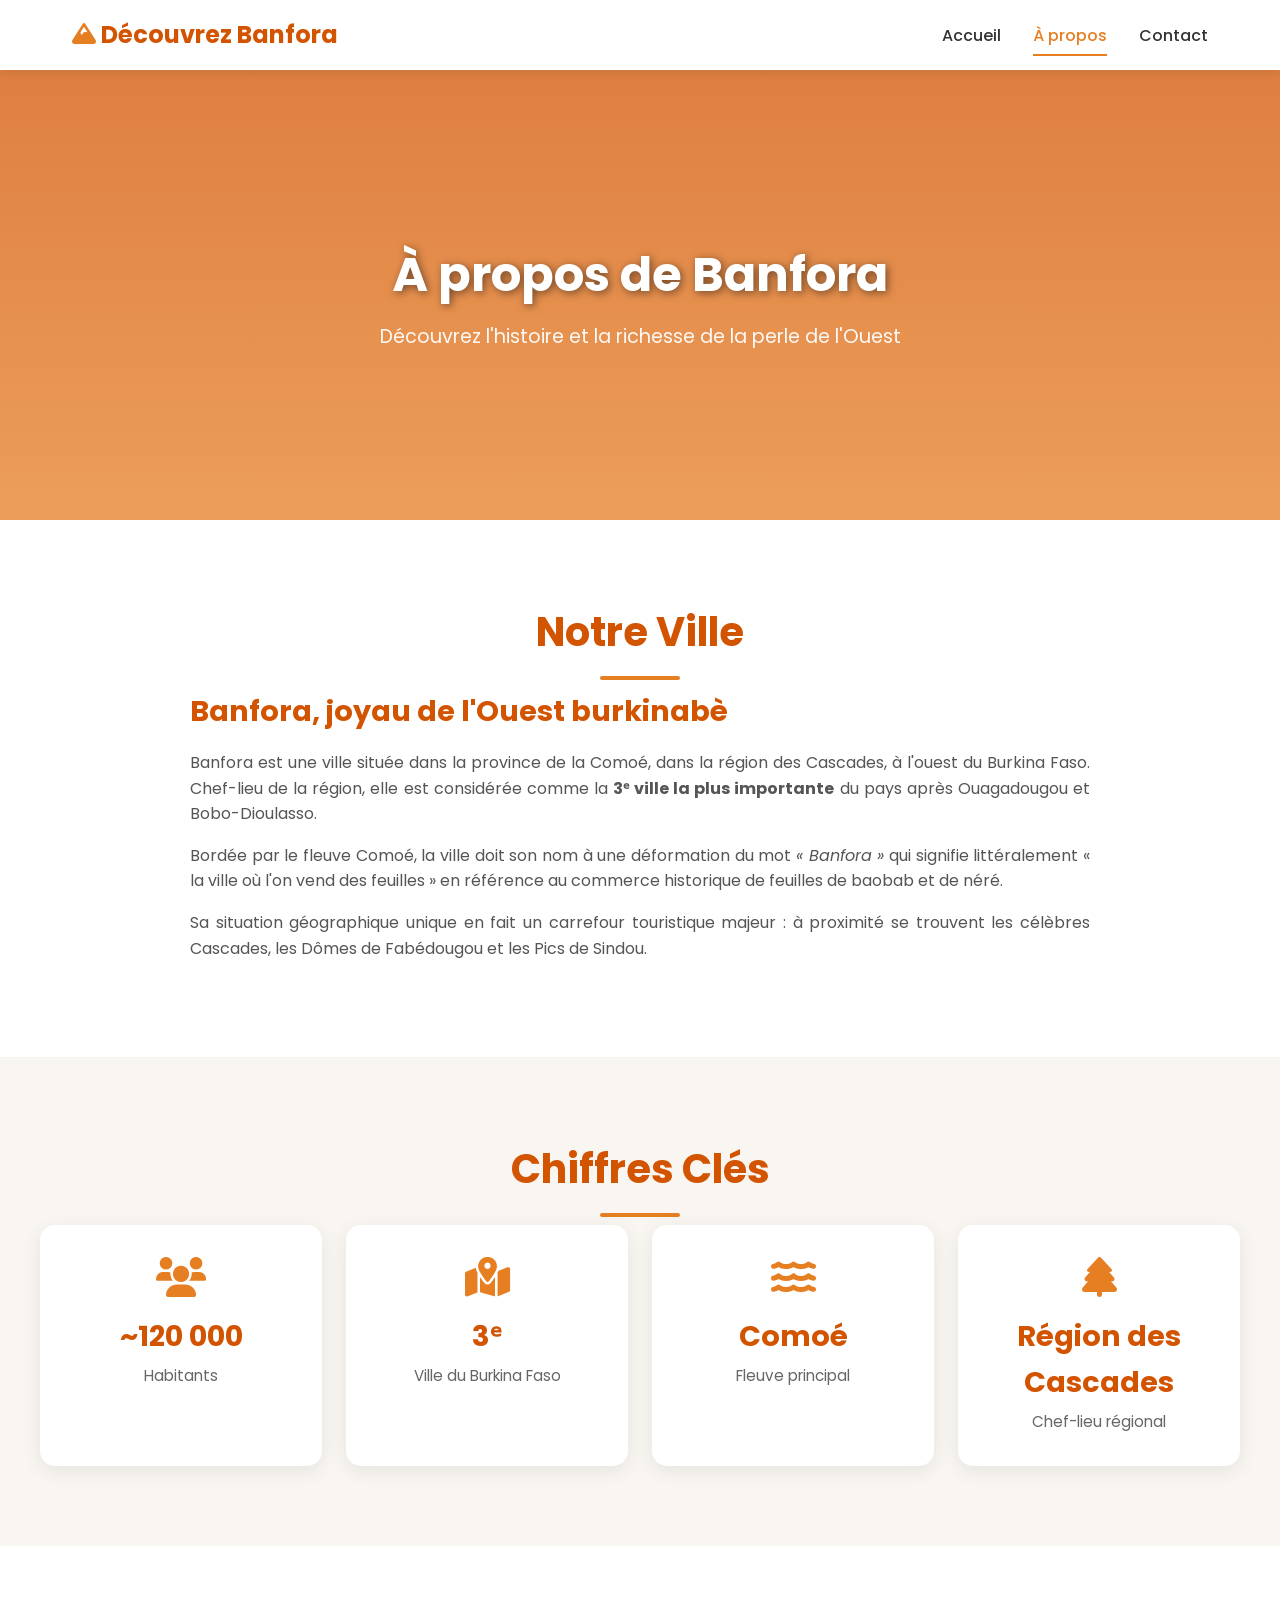
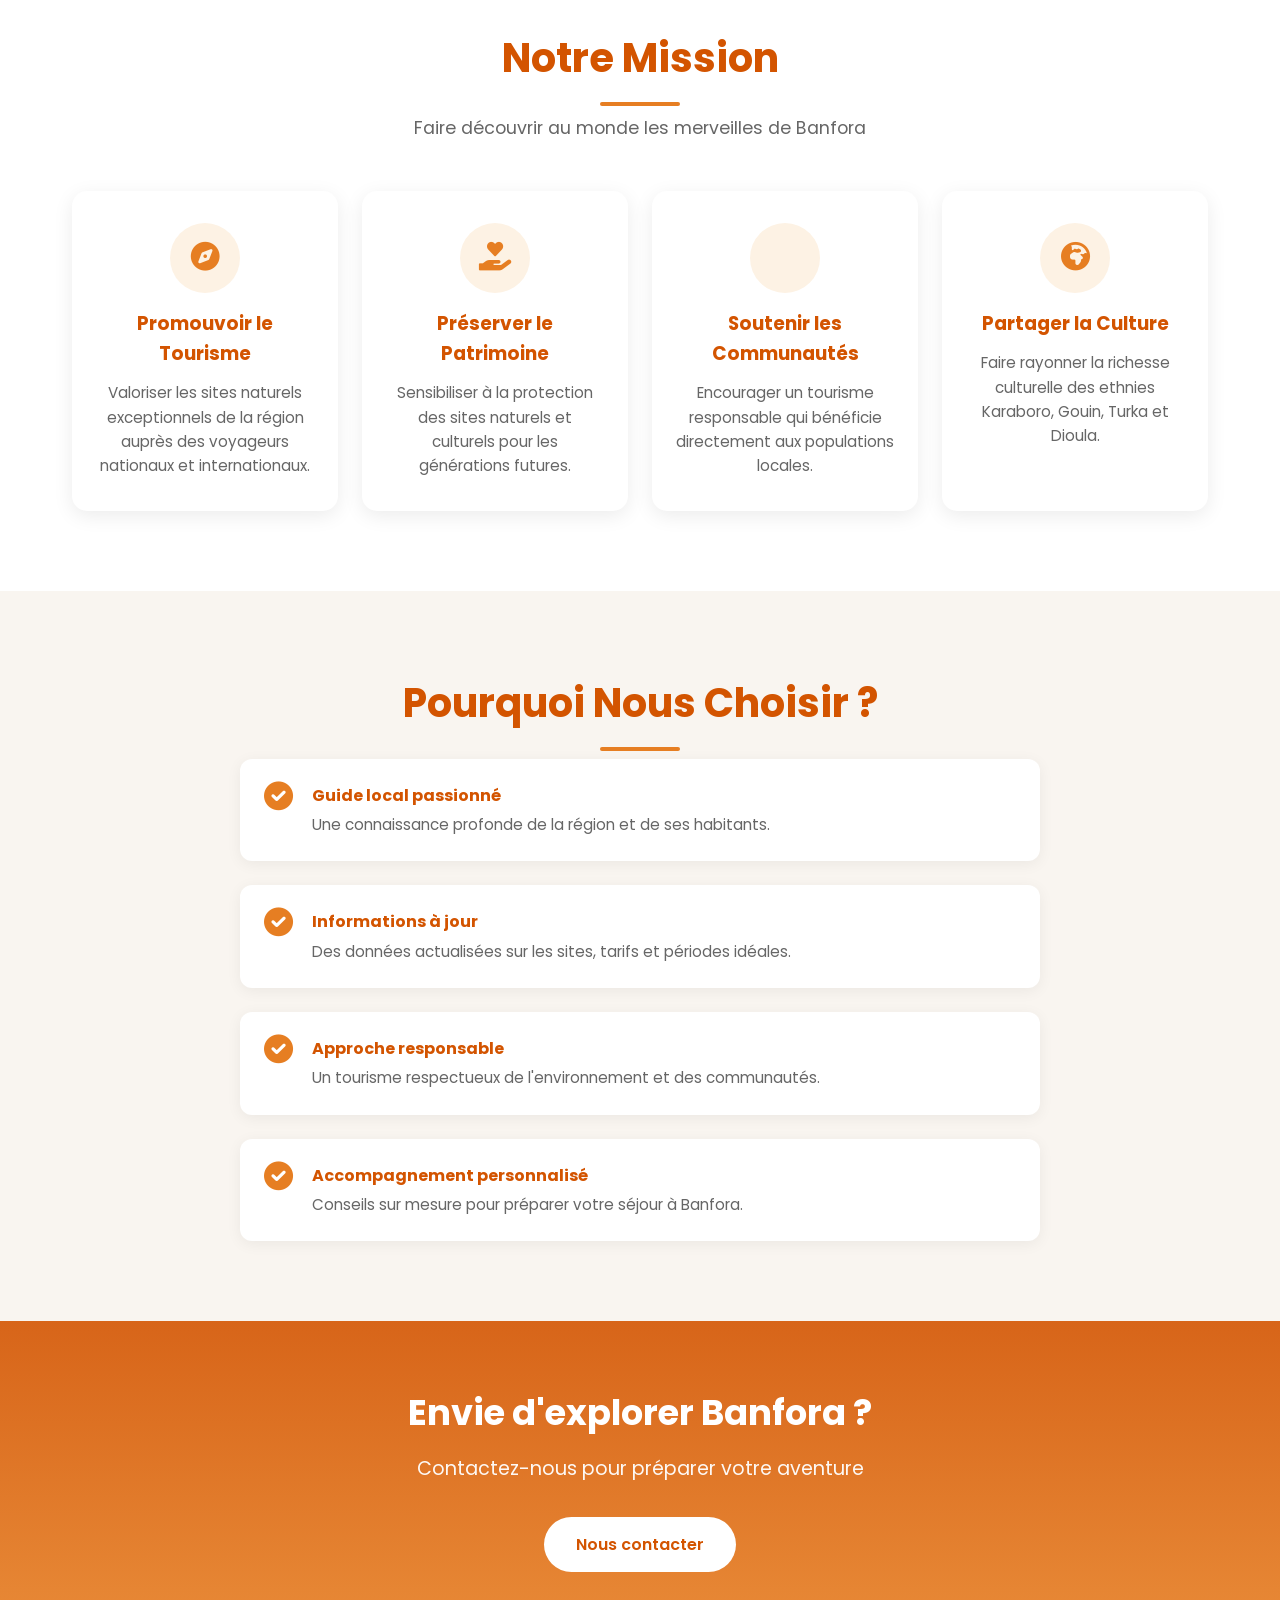
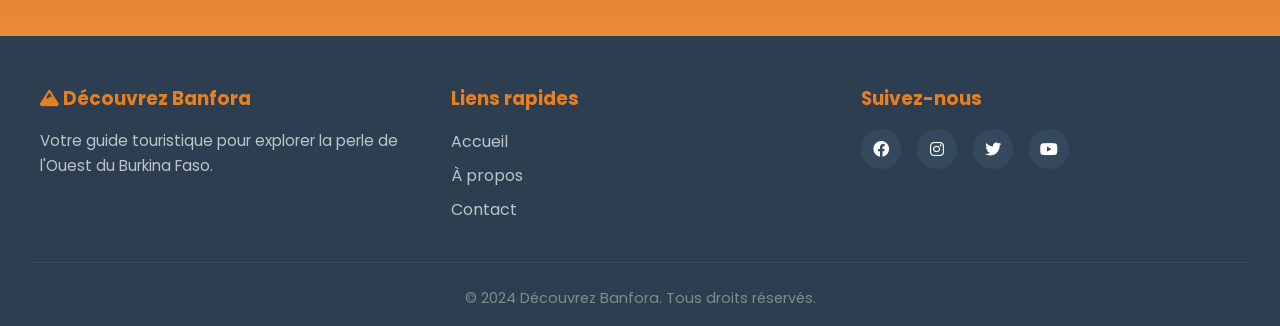
<file: apropos.html>
<!DOCTYPE html>
<html lang="fr">
<head>
    <meta charset="UTF-8">
    <meta name="viewport" content="width=device-width, initial-scale=1.0">
    <title>À propos - Découvrez Banfora</title>
    <link rel="stylesheet" href="style.css">
    <link href="https://fonts.googleapis.com/css2?family=Poppins:wght@300;400;600;700&display=swap" rel="stylesheet">
    <link rel="stylesheet" href="https://cdnjs.cloudflare.com/ajax/libs/font-awesome/6.0.0/css/all.min.css">
</head>
<body>
    <!-- Header -->
    <header>
        <nav class="navbar">
            <div class="nav-container">
                <a href="index.html" class="logo">
                    <i class="fas fa-mountain"></i> Découvrez Banfora
                </a>
                <div class="hamburger" id="hamburger">
                    <span></span>
                    <span></span>
                    <span></span>
                </div>
                <ul class="nav-menu" id="nav-menu">
                    <li><a href="index.html">Accueil</a></li>
                    <li><a href="apropos.html" class="active">À propos</a></li>
                    <li><a href="contact.html">Contact</a></li>
                </ul>
            </div>
        </nav>
    </header>

    <!-- Bannière page -->
    <section class="page-banner">
        <div class="page-banner-content">
            <h1>À propos de Banfora</h1>
            <p>Découvrez l'histoire et la richesse de la perle de l'Ouest</p>
        </div>
    </section>

    <!-- Présentation -->
    <section class="section">
        <h2 class="section-title">Notre Ville</h2>
        <div class="about-content">
            <div class="about-text">
                <h3>Banfora, joyau de l'Ouest burkinabè</h3>
                <p>Banfora est une ville située dans la province de la Comoé, dans la région des Cascades, à l'ouest du Burkina Faso. Chef-lieu de la région, elle est considérée comme la <strong>3ᵉ ville la plus importante</strong> du pays après Ouagadougou et Bobo-Dioulasso.</p>
                <p>Bordée par le fleuve Comoé, la ville doit son nom à une déformation du mot <em>« Banfora »</em> qui signifie littéralement « la ville où l'on vend des feuilles » en référence au commerce historique de feuilles de baobab et de néré.</p>
                <p>Sa situation géographique unique en fait un carrefour touristique majeur : à proximité se trouvent les célèbres Cascades, les Dômes de Fabédougou et les Pics de Sindou.</p>
            </div>
        </div>
    </section>

    <!-- Chiffres clés -->
    <section class="section section-alt">
        <h2 class="section-title">Chiffres Clés</h2>
        <div class="stats-grid">
            <div class="stat-card">
                <i class="fas fa-users"></i>
                <h3>~120 000</h3>
                <p>Habitants</p>
            </div>
            <div class="stat-card">
                <i class="fas fa-map-marked-alt"></i>
                <h3>3ᵉ</h3>
                <p>Ville du Burkina Faso</p>
            </div>
            <div class="stat-card">
                <i class="fas fa-water"></i>
                <h3>Comoé</h3>
                <p>Fleuve principal</p>
            </div>
            <div class="stat-card">
                <i class="fas fa-tree"></i>
                <h3>Région des Cascades</h3>
                <p>Chef-lieu régional</p>
            </div>
        </div>
    </section>

    <!-- Notre mission -->
    <section class="section">
        <h2 class="section-title">Notre Mission</h2>
        <p class="section-subtitle">Faire découvrir au monde les merveilles de Banfora</p>
        
        <div class="mission-grid">
            <div class="mission-card">
                <div class="mission-icon"><i class="fas fa-compass"></i></div>
                <h3>Promouvoir le Tourisme</h3>
                <p>Valoriser les sites naturels exceptionnels de la région auprès des voyageurs nationaux et internationaux.</p>
            </div>
            <div class="mission-card">
                <div class="mission-icon"><i class="fas fa-hand-holding-heart"></i></div>
                <h3>Préserver le Patrimoine</h3>
                <p>Sensibiliser à la protection des sites naturels et culturels pour les générations futures.</p>
            </div>
            <div class="mission-card">
                <div class="mission-icon"><i class="fas fa-people-group"></i></div>
                <h3>Soutenir les Communautés</h3>
                <p>Encourager un tourisme responsable qui bénéficie directement aux populations locales.</p>
            </div>
            <div class="mission-card">
                <div class="mission-icon"><i class="fas fa-globe-africa"></i></div>
                <h3>Partager la Culture</h3>
                <p>Faire rayonner la richesse culturelle des ethnies Karaboro, Gouin, Turka et Dioula.</p>
            </div>
        </div>
    </section>

    <!-- Pourquoi nous choisir -->
    <section class="section section-alt">
        <h2 class="section-title">Pourquoi Nous Choisir ?</h2>
        <div class="why-list">
            <div class="why-item">
                <i class="fas fa-check-circle"></i>
                <div>
                    <h4>Guide local passionné</h4>
                    <p>Une connaissance profonde de la région et de ses habitants.</p>
                </div>
            </div>
            <div class="why-item">
                <i class="fas fa-check-circle"></i>
                <div>
                    <h4>Informations à jour</h4>
                    <p>Des données actualisées sur les sites, tarifs et périodes idéales.</p>
                </div>
            </div>
            <div class="why-item">
                <i class="fas fa-check-circle"></i>
                <div>
                    <h4>Approche responsable</h4>
                    <p>Un tourisme respectueux de l'environnement et des communautés.</p>
                </div>
            </div>
            <div class="why-item">
                <i class="fas fa-check-circle"></i>
                <div>
                    <h4>Accompagnement personnalisé</h4>
                    <p>Conseils sur mesure pour préparer votre séjour à Banfora.</p>
                </div>
            </div>
        </div>
    </section>

    <!-- CTA -->
    <section class="cta-section">
        <h2>Envie d'explorer Banfora ?</h2>
        <p>Contactez-nous pour préparer votre aventure</p>
        <a href="contact.html" class="btn">Nous contacter</a>
    </section>

    <!-- Footer -->
    <footer>
        <div class="footer-content">
            <div class="footer-section">
                <h3><i class="fas fa-mountain"></i> Découvrez Banfora</h3>
                <p>Votre guide touristique pour explorer la perle de l'Ouest du Burkina Faso.</p>
            </div>
            <div class="footer-section">
                <h3>Liens rapides</h3>
                <ul>
                    <li><a href="index.html">Accueil</a></li>
                    <li><a href="apropos.html">À propos</a></li>
                    <li><a href="contact.html">Contact</a></li>
                </ul>
            </div>
            <div class="footer-section">
                <h3>Suivez-nous</h3>
                <div class="socials">
                    <a href="#"><i class="fab fa-facebook"></i></a>
                    <a href="#"><i class="fab fa-instagram"></i></a>
                    <a href="#"><i class="fab fa-twitter"></i></a>
                    <a href="#"><i class="fab fa-youtube"></i></a>
                </div>
            </div>
        </div>
        <div class="footer-bottom">
            <p>&copy; 2024 Découvrez Banfora. Tous droits réservés.</p>
        </div>
    </footer>

    <script src="script.js"></script>
</body>
</html>
</file>
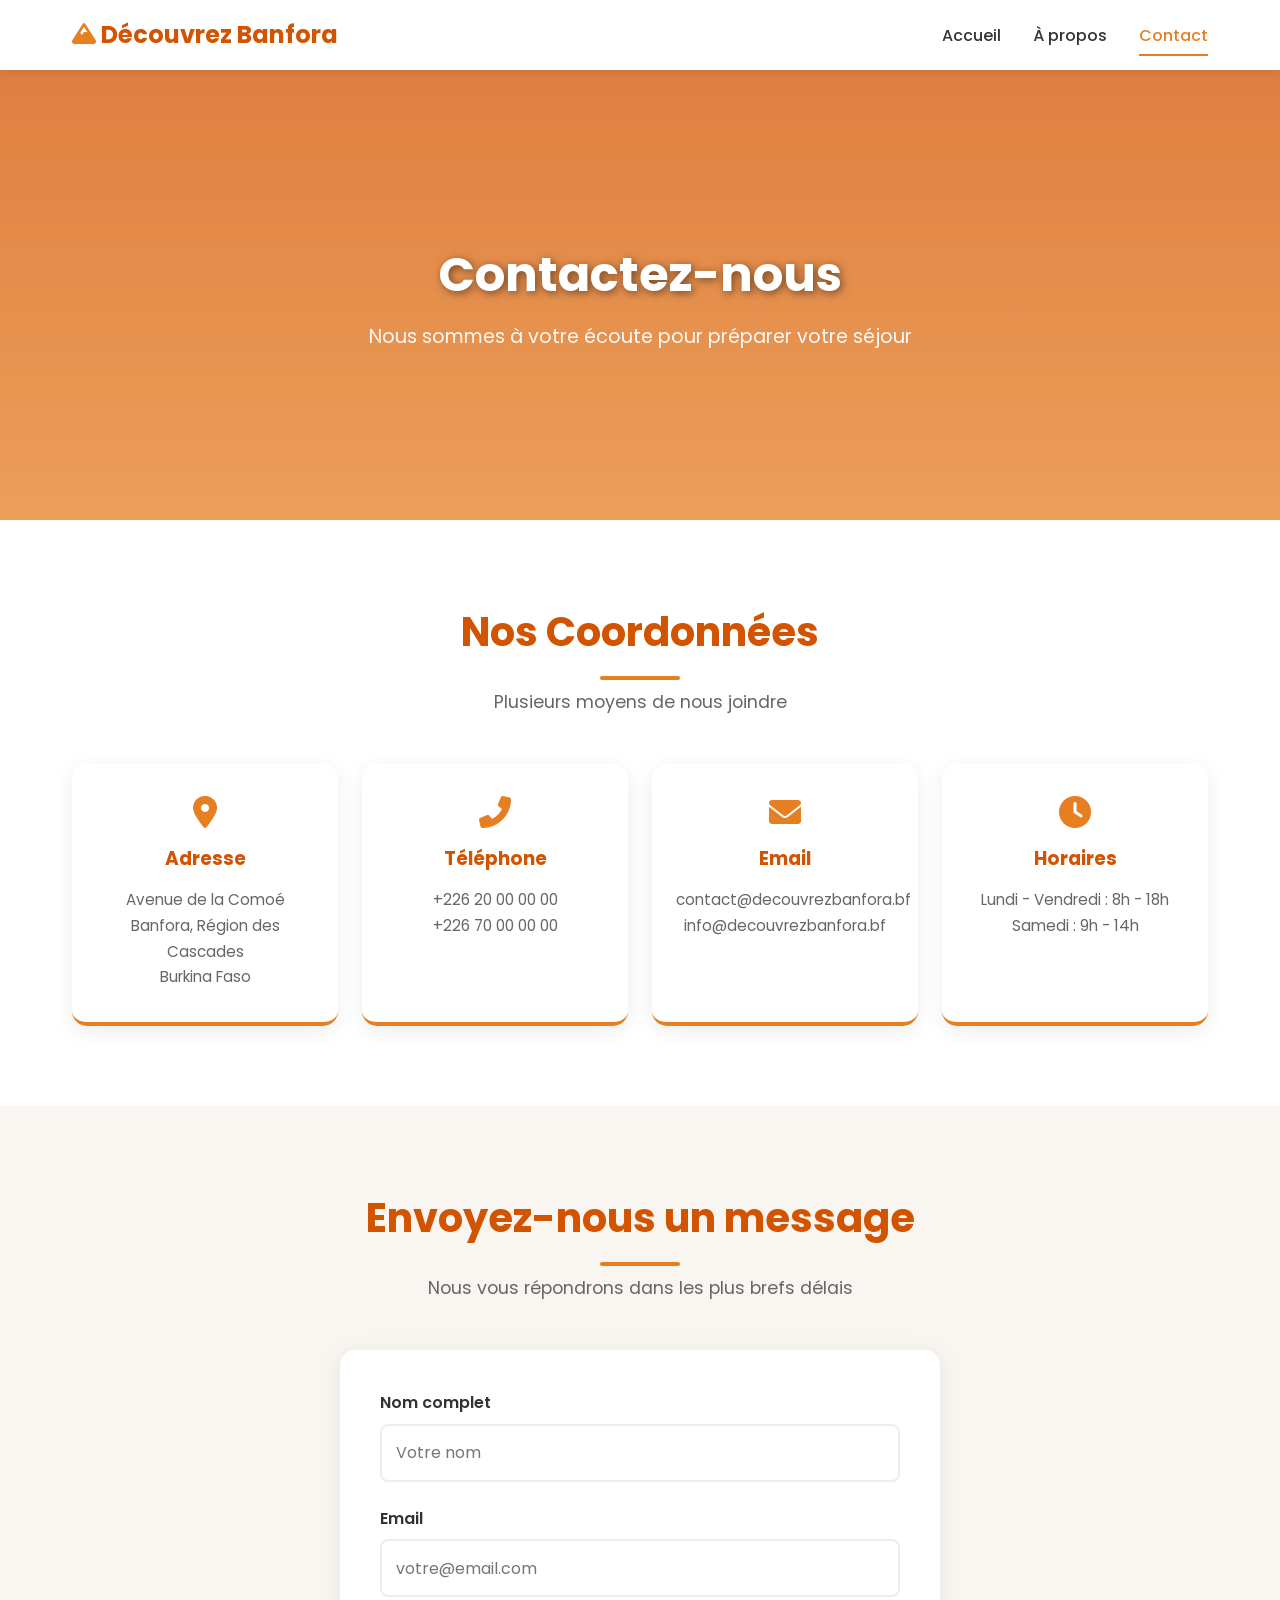
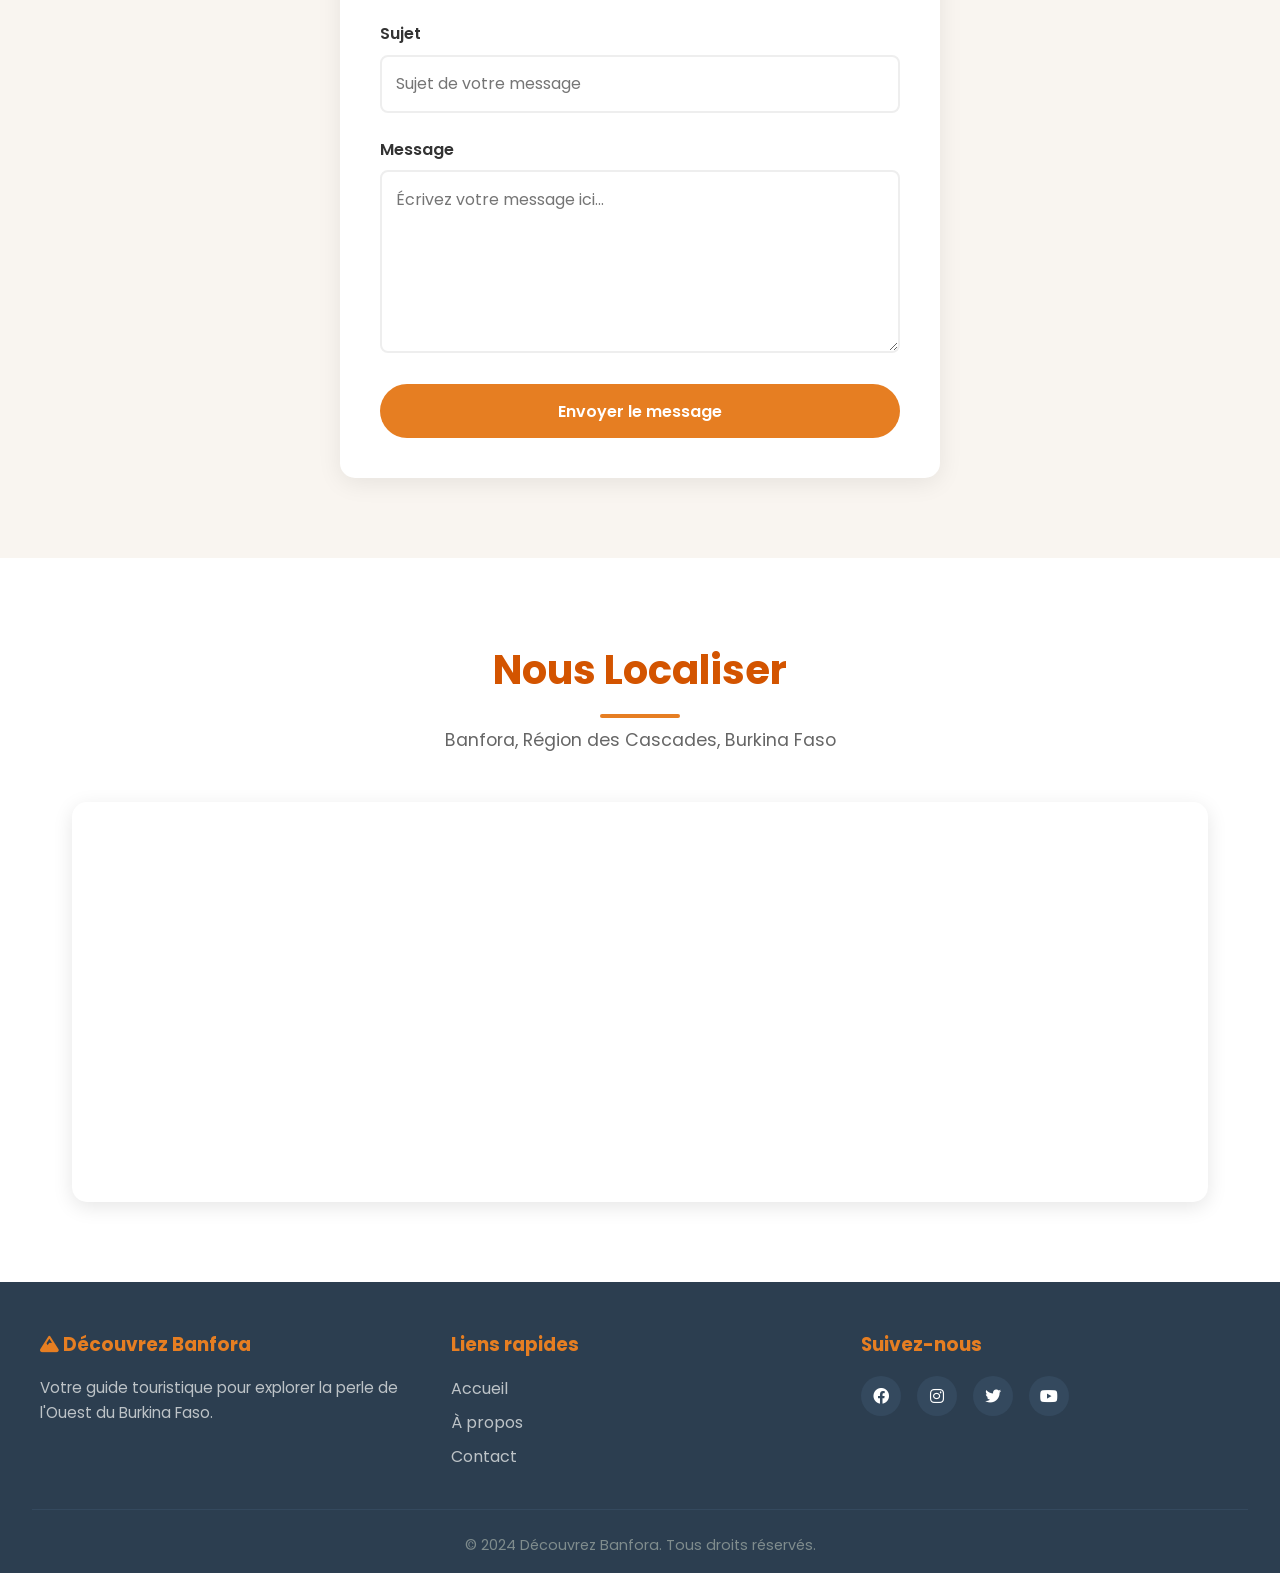
<file: contact.html>
<!DOCTYPE html>
<html lang="fr">
<head>
    <meta charset="UTF-8">
    <meta name="viewport" content="width=device-width, initial-scale=1.0">
    <title>Contact - Découvrez Banfora</title>
    <link rel="stylesheet" href="style.css">
    <link href="https://fonts.googleapis.com/css2?family=Poppins:wght@300;400;600;700&display=swap" rel="stylesheet">
    <link rel="stylesheet" href="https://cdnjs.cloudflare.com/ajax/libs/font-awesome/6.0.0/css/all.min.css">
</head>
<body>
    <!-- Header -->
    <header>
        <nav class="navbar">
            <div class="nav-container">
                <a href="index.html" class="logo">
                    <i class="fas fa-mountain"></i> Découvrez Banfora
                </a>
                <div class="hamburger" id="hamburger">
                    <span></span>
                    <span></span>
                    <span></span>
                </div>
                <ul class="nav-menu" id="nav-menu">
                    <li><a href="index.html">Accueil</a></li>
                    <li><a href="apropos.html">À propos</a></li>
                    <li><a href="contact.html" class="active">Contact</a></li>
                </ul>
            </div>
        </nav>
    </header>

    <!-- Bannière page -->
    <section class="page-banner">
        <div class="page-banner-content">
            <h1>Contactez-nous</h1>
            <p>Nous sommes à votre écoute pour préparer votre séjour</p>
        </div>
    </section>

    <!-- Coordonnées -->
    <section class="section">
        <h2 class="section-title">Nos Coordonnées</h2>
        <p class="section-subtitle">Plusieurs moyens de nous joindre</p>
        
        <div class="contact-info-grid">
            <div class="contact-info-card">
                <i class="fas fa-map-marker-alt"></i>
                <h3>Adresse</h3>
                <p>Avenue de la Comoé<br>Banfora, Région des Cascades<br>Burkina Faso</p>
            </div>
            <div class="contact-info-card">
                <i class="fas fa-phone-alt"></i>
                <h3>Téléphone</h3>
                <p>+226 20 00 00 00<br>+226 70 00 00 00</p>
            </div>
            <div class="contact-info-card">
                <i class="fas fa-envelope"></i>
                <h3>Email</h3>
                <p>contact@decouvrezbanfora.bf<br>info@decouvrezbanfora.bf</p>
            </div>
            <div class="contact-info-card">
                <i class="fas fa-clock"></i>
                <h3>Horaires</h3>
                <p>Lundi - Vendredi : 8h - 18h<br>Samedi : 9h - 14h</p>
            </div>
        </div>
    </section>

    <!-- Formulaire -->
    <section class="section section-alt">
        <h2 class="section-title">Envoyez-nous un message</h2>
        <p class="section-subtitle">Nous vous répondrons dans les plus brefs délais</p>
        
        <form class="contact-form" id="contact-form">
            <div class="form-group">
                <label for="nom">Nom complet</label>
                <input type="text" id="nom" name="nom" required placeholder="Votre nom">
            </div>
            <div class="form-group">
                <label for="email">Email</label>
                <input type="email" id="email" name="email" required placeholder="votre@email.com">
            </div>
            <div class="form-group">
                <label for="sujet">Sujet</label>
                <input type="text" id="sujet" name="sujet" required placeholder="Sujet de votre message">
            </div>
            <div class="form-group">
                <label for="message">Message</label>
                <textarea id="message" name="message" rows="6" required placeholder="Écrivez votre message ici..."></textarea>
            </div>
            <button type="submit" class="btn">Envoyer le message</button>
            <div id="form-message" class="form-message"></div>
        </form>
    </section>

    <!-- Carte / Localisation -->
    <section class="section">
        <h2 class="section-title">Nous Localiser</h2>
        <p class="section-subtitle">Banfora, Région des Cascades, Burkina Faso</p>
        <div class="map-container">
            <iframe 
                src="https://www.openstreetmap.org/export/embed.html?bbox=-4.8%2C10.6%2C-4.7%2C10.7&amp;layer=mapnik&amp;marker=10.6333%2C-4.7667"
                style="border:0;"
                allowfullscreen
                loading="lazy">
            </iframe>
        </div>
    </section>

    <!-- Footer -->
    <footer>
        <div class="footer-content">
            <div class="footer-section">
                <h3><i class="fas fa-mountain"></i> Découvrez Banfora</h3>
                <p>Votre guide touristique pour explorer la perle de l'Ouest du Burkina Faso.</p>
            </div>
            <div class="footer-section">
                <h3>Liens rapides</h3>
                <ul>
                    <li><a href="index.html">Accueil</a></li>
                    <li><a href="apropos.html">À propos</a></li>
                    <li><a href="contact.html">Contact</a></li>
                </ul>
            </div>
            <div class="footer-section">
                <h3>Suivez-nous</h3>
                <div class="socials">
                    <a href="#"><i class="fab fa-facebook"></i></a>
                    <a href="#"><i class="fab fa-instagram"></i></a>
                    <a href="#"><i class="fab fa-twitter"></i></a>
                    <a href="#"><i class="fab fa-youtube"></i></a>
                </div>
            </div>
        </div>
        <div class="footer-bottom">
            <p>&copy; 2024 Découvrez Banfora. Tous droits réservés.</p>
        </div>
    </footer>

    <script src="script.js"></script>
</body>
</html>
</file>
<file: style.css>
* {
    margin: 0;
    padding: 0;
    box-sizing: border-box;
}

body {
    font-family: 'Poppins', sans-serif;
    color: #333;
    line-height: 1.6;
    overflow-x: hidden;
}

/* ===== NAVIGATION ===== */
header {
    position: fixed;
    top: 0;
    width: 100%;
    background: rgba(255, 255, 255, 0.98);
    box-shadow: 0 2px 10px rgba(0,0,0,0.1);
    z-index: 1000;
}

.navbar {
    padding: 1rem 0;
}

.nav-container {
    max-width: 1200px;
    margin: 0 auto;
    padding: 0 2rem;
    display: flex;
    justify-content: space-between;
    align-items: center;
}

.logo {
    font-size: 1.5rem;
    font-weight: 700;
    color: #d35400;
    text-decoration: none;
}

.logo i {
    color: #e67e22;
}

.nav-menu {
    display: flex;
    list-style: none;
    gap: 2rem;
}

.nav-menu a {
    text-decoration: none;
    color: #333;
    font-weight: 500;
    transition: color 0.3s;
    position: relative;
    padding: 0.3rem 0;
}

.nav-menu a::after {
    content: '';
    position: absolute;
    bottom: -5px;
    left: 0;
    width: 0;
    height: 2px;
    background: #e67e22;
    transition: width 0.3s;
}

.nav-menu a:hover,
.nav-menu a.active {
    color: #e67e22;
}

.nav-menu a:hover::after,
.nav-menu a.active::after {
    width: 100%;
}

.hamburger {
    display: none;
    flex-direction: column;
    cursor: pointer;
    gap: 5px;
}

.hamburger span {
    width: 25px;
    height: 3px;
    background: #333;
    transition: 0.3s;
    border-radius: 2px;
}

.hamburger.active span:nth-child(1) {
    transform: rotate(45deg) translate(5px, 5px);
}
.hamburger.active span:nth-child(2) {
    opacity: 0;
}
.hamburger.active span:nth-child(3) {
    transform: rotate(-45deg) translate(7px, -6px);
}

/* ===== HERO ===== */
.hero {
    height: 100vh;
    background: linear-gradient(rgba(0,0,0,0.5), rgba(0,0,0,0.5)),
                url('/images/image2.jpg') center/cover;
    display: flex;
    align-items: center;
    justify-content: center;
    text-align: center;
    color: #fff;
    padding: 0 1rem;
}

.hero-content h1 {
    font-size: 4rem;
    margin-bottom: 1rem;
    text-shadow: 2px 2px 8px rgba(0,0,0,0.7);
    animation: fadeInDown 1s ease;
}

.hero-content p {
    font-size: 1.5rem;
    margin-bottom: 2rem;
    animation: fadeInUp 1s ease;
}

/* ===== PAGE BANNER (pages internes) ===== */
.page-banner {
    height: 50vh;
    margin-top: 70px;
    background: linear-gradient(rgba(211, 84, 0, 0.75), rgba(230, 126, 34, 0.75)),
                url('https://images.unsplash.com/photo-1509316785289-025f5b846b35?w=1600') center/cover;
    display: flex;
    align-items: center;
    justify-content: center;
    text-align: center;
    color: #fff;
    padding: 0 1rem;
}

.page-banner-content h1 {
    font-size: 3rem;
    margin-bottom: 0.5rem;
    text-shadow: 2px 2px 8px rgba(0,0,0,0.5);
}

.page-banner-content p {
    font-size: 1.2rem;
    opacity: 0.95;
}

@keyframes fadeInDown {
    from { opacity: 0; transform: translateY(-30px); }
    to { opacity: 1; transform: translateY(0); }
}

@keyframes fadeInUp {
    from { opacity: 0; transform: translateY(30px); }
    to { opacity: 1; transform: translateY(0); }
}

/* ===== BOUTONS ===== */
.btn {
    display: inline-block;
    padding: 0.9rem 2rem;
    background: #e67e22;
    color: #fff;
    text-decoration: none;
    border: none;
    border-radius: 50px;
    font-weight: 600;
    cursor: pointer;
    transition: all 0.3s;
    font-family: inherit;
    font-size: 1rem;
}

.btn:hover {
    background: #d35400;
    transform: translateY(-3px);
    box-shadow: 0 10px 20px rgba(230,126,34,0.3);
}

.btn-danger {
    background: #c0392b;
}
.btn-danger:hover {
    background: #a93226;
}

/* ===== SECTIONS ===== */
.section {
    padding: 5rem 2rem;
    max-width: 1200px;
    margin: 0 auto;
}

.section-alt {
    background: #f9f5f0;
    max-width: 100%;
}

.section-alt > * {
    max-width: 1200px;
    margin-left: auto;
    margin-right: auto;
}

.section-title {
    text-align: center;
    font-size: 2.5rem;
    color: #d35400;
    margin-bottom: 0.5rem;
    position: relative;
    padding-bottom: 1rem;
}

.section-title::after {
    content: '';
    position: absolute;
    bottom: 0;
    left: 50%;
    transform: translateX(-50%);
    width: 80px;
    height: 4px;
    background: #e67e22;
    border-radius: 2px;
}

.section-subtitle {
    text-align: center;
    color: #666;
    margin-bottom: 3rem;
    font-size: 1.1rem;
}

/* ===== DESTINATIONS ===== */
.destinations-grid {
    display: grid;
    grid-template-columns: repeat(auto-fit, minmax(300px, 1fr));
    gap: 2rem;
}

.destination-card {
    background: #fff;
    border-radius: 15px;
    overflow: hidden;
    box-shadow: 0 5px 20px rgba(0,0,0,0.1);
    cursor: pointer;
    transition: all 0.4s;
}

.destination-card:hover {
    transform: translateY(-10px);
    box-shadow: 0 15px 40px rgba(0,0,0,0.2);
}

.destination-card img {
    width: 100%;
    height: 220px;
    object-fit: cover;
    transition: transform 0.4s;
}

.destination-card:hover img {
    transform: scale(1.1);
}

.card-content {
    padding: 1.5rem;
}

.card-content h3 {
    color: #d35400;
    font-size: 1.3rem;
    margin-bottom: 0.5rem;
}

.card-content p {
    color: #666;
    margin-bottom: 1rem;
    font-size: 0.95rem;
}

.btn-details {
    color: #e67e22;
    font-weight: 600;
    font-size: 0.95rem;
}

.btn-details i {
    transition: transform 0.3s;
}

.destination-card:hover .btn-details i {
    transform: translateX(5px);
}

/* ===== MODAL ===== */
.modal {
    display: none;
    position: fixed;
    inset: 0;
    background: rgba(0,0,0,0.8);
    z-index: 2000;
    justify-content: center;
    align-items: center;
    padding: 2rem;
    animation: fadeIn 0.3s;
}

.modal.active {
    display: flex;
}

@keyframes fadeIn {
    from { opacity: 0; }
    to { opacity: 1; }
}

.modal-content {
    background: #fff;
    border-radius: 15px;
    max-width: 700px;
    width: 100%;
    max-height: 90vh;
    overflow-y: auto;
    position: relative;
    animation: slideUp 0.4s ease;
}

@keyframes slideUp {
    from { transform: translateY(50px); opacity: 0; }
    to { transform: translateY(0); opacity: 1; }
}

.close-modal {
    position: absolute;
    top: 15px;
    right: 20px;
    font-size: 2rem;
    color: #fff;
    cursor: pointer;
    background: rgba(0,0,0,0.5);
    width: 40px;
    height: 40px;
    border-radius: 50%;
    display: flex;
    align-items: center;
    justify-content: center;
    z-index: 10;
    transition: background 0.3s;
}

.close-modal:hover {
    background: #e67e22;
}

#modal-img {
    width: 100%;
    height: 300px;
    object-fit: cover;
}

.modal-body {
    padding: 2rem;
}

.modal-body h2 {
    color: #d35400;
    margin-bottom: 1rem;
    font-size: 1.8rem;
}

.modal-body p {
    color: #555;
    margin-bottom: 1.5rem;
}

.modal-body ul {
    list-style: none;
}

.modal-body ul li {
    padding: 0.6rem 0;
    border-bottom: 1px solid #eee;
    display: flex;
    align-items: center;
    gap: 10px;
}

.modal-body ul li i {
    color: #e67e22;
    width: 20px;
}

.modal-body ul li:last-child {
    border-bottom: none;
}

/* ===== GALERIE ===== */
.gallery-controls {
    display: flex;
    justify-content: center;
    gap: 1rem;
    margin-bottom: 2rem;
    flex-wrap: wrap;
}

.gallery {
    display: grid;
    grid-template-columns: repeat(auto-fill, minmax(220px, 1fr));
    gap: 1rem;
    max-width: 1200px;
    margin: 0 auto;
}

.gallery-item {
    position: relative;
    overflow: hidden;
    border-radius: 10px;
    height: 200px;
    cursor: pointer;
    box-shadow: 0 3px 10px rgba(0,0,0,0.1);
}

.gallery-item img {
    width: 100%;
    height: 100%;
    object-fit: cover;
    transition: transform 0.4s;
}

.gallery-item:hover img {
    transform: scale(1.15);
}

.gallery-item::after {
    content: '\f00e';
    font-family: 'Font Awesome 6 Free';
    font-weight: 900;
    position: absolute;
    inset: 0;
    background: rgba(230,126,34,0.7);
    display: flex;
    align-items: center;
    justify-content: center;
    color: #fff;
    font-size: 2rem;
    opacity: 0;
    transition: opacity 0.3s;
}

.gallery-item:hover::after {
    opacity: 1;
}

/* ===== CULTURE ===== */
.culture-text h3 {
    color: #d35400;
    font-size: 1.8rem;
    margin-bottom: 1rem;
}

.culture-text > p {
    margin-bottom: 1rem;
    color: #555;
}

.culture-highlights {
    display: grid;
    grid-template-columns: repeat(auto-fit, minmax(200px, 1fr));
    gap: 1.5rem;
    margin-top: 2rem;
}

.highlight {
    background: #f9f5f0;
    padding: 1.5rem;
    border-radius: 10px;
    text-align: center;
    transition: transform 0.3s;
}

.highlight:hover {
    transform: translateY(-5px);
}

.highlight i {
    font-size: 2.5rem;
    color: #e67e22;
    margin-bottom: 1rem;
}

.highlight h4 {
    color: #d35400;
    margin-bottom: 0.5rem;
}

/* ===== GASTRONOMIE ===== */
.gastronomie-grid {
    display: grid;
    grid-template-columns: repeat(auto-fit, minmax(250px, 1fr));
    gap: 1.5rem;
}

.plat-card {
    background: #fff;
    padding: 2rem 1.5rem;
    border-radius: 15px;
    text-align: center;
    box-shadow: 0 5px 15px rgba(0,0,0,0.08);
    transition: all 0.3s;
    border-top: 4px solid #e67e22;
}

.plat-card:hover {
    transform: translateY(-8px);
    box-shadow: 0 15px 30px rgba(0,0,0,0.15);
}

.plat-icon {
    width: 70px;
    height: 70px;
    background: #fdf2e4;
    border-radius: 50%;
    display: flex;
    align-items: center;
    justify-content: center;
    margin: 0 auto 1rem;
}

.plat-icon i {
    font-size: 1.8rem;
    color: #e67e22;
}

.plat-card h3 {
    color: #d35400;
    margin-bottom: 0.8rem;
}

.plat-card p {
    color: #666;
    font-size: 0.95rem;
}

/* ===== CONTACT ===== */
.contact-form {
    max-width: 600px;
    margin: 0 auto;
    background: #fff;
    padding: 2.5rem;
    border-radius: 15px;
    box-shadow: 0 5px 25px rgba(0,0,0,0.08);
}

.form-group {
    margin-bottom: 1.5rem;
}

.form-group label {
    display: block;
    margin-bottom: 0.5rem;
    font-weight: 600;
    color: #333;
}

.form-group input,
.form-group textarea {
    width: 100%;
    padding: 0.9rem;
    border: 2px solid #eee;
    border-radius: 8px;
    font-family: inherit;
    font-size: 1rem;
    transition: border-color 0.3s;
    resize: vertical;
}

.form-group input:focus,
.form-group textarea:focus {
    outline: none;
    border-color: #e67e22;
}

.contact-form .btn {
    width: 100%;
}

.form-message {
    margin-top: 1rem;
    padding: 1rem;
    border-radius: 8px;
    text-align: center;
    font-weight: 600;
    display: none;
}

.form-message.success {
    display: block;
    background: #d4edda;
    color: #155724;
    border: 1px solid #c3e6cb;
}

/* ===== CONTACT INFO CARDS ===== */
.contact-info-grid {
    display: grid;
    grid-template-columns: repeat(auto-fit, minmax(220px, 1fr));
    gap: 1.5rem;
}

.contact-info-card {
    background: #fff;
    padding: 2rem 1.5rem;
    border-radius: 15px;
    text-align: center;
    box-shadow: 0 5px 20px rgba(0,0,0,0.08);
    transition: transform 0.3s;
    border-bottom: 4px solid #e67e22;
}

.contact-info-card:hover {
    transform: translateY(-5px);
}

.contact-info-card i {
    font-size: 2rem;
    color: #e67e22;
    margin-bottom: 1rem;
}

.contact-info-card h3 {
    color: #d35400;
    margin-bottom: 0.8rem;
}

.contact-info-card p {
    color: #666;
    font-size: 0.95rem;
    line-height: 1.7;
}

/* ===== MAP ===== */
.map-container {
    width: 100%;
    height: 400px;
    border-radius: 15px;
    overflow: hidden;
    box-shadow: 0 5px 20px rgba(0,0,0,0.1);
}

.map-container iframe {
    width: 100%;
    height: 100%;
}

/* ===== À PROPOS ===== */
.about-content {
    max-width: 900px;
    margin: 0 auto;
}

.about-text h3 {
    color: #d35400;
    font-size: 1.8rem;
    margin-bottom: 1rem;
}

.about-text p {
    color: #555;
    margin-bottom: 1rem;
    text-align: justify;
}

.stats-grid {
    display: grid;
    grid-template-columns: repeat(auto-fit, minmax(200px, 1fr));
    gap: 1.5rem;
}

.stat-card {
    background: #fff;
    padding: 2rem 1rem;
    border-radius: 15px;
    text-align: center;
    box-shadow: 0 5px 20px rgba(0,0,0,0.08);
    transition: transform 0.3s;
}

.stat-card:hover {
    transform: translateY(-5px);
}

.stat-card i {
    font-size: 2.5rem;
    color: #e67e22;
    margin-bottom: 1rem;
}

.stat-card h3 {
    color: #d35400;
    font-size: 1.8rem;
    margin-bottom: 0.3rem;
}

.stat-card p {
    color: #666;
    font-size: 0.95rem;
}

.mission-grid {
    display: grid;
    grid-template-columns: repeat(auto-fit, minmax(250px, 1fr));
    gap: 1.5rem;
}

.mission-card {
    background: #fff;
    padding: 2rem 1.5rem;
    border-radius: 15px;
    text-align: center;
    box-shadow: 0 5px 20px rgba(0,0,0,0.08);
    transition: all 0.3s;
}

.mission-card:hover {
    transform: translateY(-8px);
    box-shadow: 0 15px 30px rgba(0,0,0,0.15);
}

.mission-icon {
    width: 70px;
    height: 70px;
    background: #fdf2e4;
    border-radius: 50%;
    display: flex;
    align-items: center;
    justify-content: center;
    margin: 0 auto 1rem;
}

.mission-icon i {
    font-size: 1.8rem;
    color: #e67e22;
}

.mission-card h3 {
    color: #d35400;
    margin-bottom: 0.8rem;
}

.mission-card p {
    color: #666;
    font-size: 0.95rem;
}

.why-list {
    max-width: 800px;
    margin: 0 auto;
    display: flex;
    flex-direction: column;
    gap: 1.5rem;
}

.why-item {
    display: flex;
    gap: 1.2rem;
    align-items: flex-start;
    background: #fff;
    padding: 1.5rem;
    border-radius: 12px;
    box-shadow: 0 3px 15px rgba(0,0,0,0.06);
    transition: transform 0.3s;
}

.why-item:hover {
    transform: translateX(8px);
}

.why-item i {
    font-size: 1.8rem;
    color: #e67e22;
    flex-shrink: 0;
}

.why-item h4 {
    color: #d35400;
    margin-bottom: 0.3rem;
}

.why-item p {
    color: #666;
    font-size: 0.95rem;
}

/* ===== CTA SECTION ===== */
.cta-section {
    background: linear-gradient(rgba(211, 84, 0, 0.9), rgba(230, 126, 34, 0.9)),
                url('https://images.unsplash.com/photo-1509316785289-025f5b846b35?w=1600') center/cover;
    padding: 4rem 2rem;
    text-align: center;
    color: #fff;
}

.cta-section h2 {
    font-size: 2.2rem;
    margin-bottom: 0.8rem;
}

.cta-section p {
    font-size: 1.2rem;
    margin-bottom: 2rem;
    opacity: 0.95;
}

.cta-section .btn {
    background: #fff;
    color: #d35400;
}

.cta-section .btn:hover {
    background: #f9f5f0;
    color: #a04000;
}

/* ===== FOOTER ===== */
footer {
    background: #2c3e50;
    color: #ecf0f1;
    padding: 3rem 2rem 1rem;
}

.footer-content {
    max-width: 1200px;
    margin: 0 auto;
    display: grid;
    grid-template-columns: repeat(auto-fit, minmax(250px, 1fr));
    gap: 2rem;
    margin-bottom: 2rem;
}

.footer-section h3 {
    color: #e67e22;
    margin-bottom: 1rem;
}

.footer-section p {
    color: #bdc3c7;
    font-size: 0.95rem;
}

.footer-section ul {
    list-style: none;
}

.footer-section ul li {
    margin-bottom: 0.5rem;
}

.footer-section ul a {
    color: #bdc3c7;
    text-decoration: none;
    transition: color 0.3s;
}

.footer-section ul a:hover {
    color: #e67e22;
}

.socials {
    display: flex;
    gap: 1rem;
}

.socials a {
    width: 40px;
    height: 40px;
    background: #34495e;
    border-radius: 50%;
    display: flex;
    align-items: center;
    justify-content: center;
    color: #fff;
    text-decoration: none;
    transition: background 0.3s;
}

.socials a:hover {
    background: #e67e22;
}

.footer-bottom {
    text-align: center;
    padding-top: 1.5rem;
    border-top: 1px solid #34495e;
    color: #7f8c8d;
    font-size: 0.9rem;
}

/* ===== RESPONSIVE ===== */
@media (max-width: 768px) {
    .hamburger {
        display: flex;
    }

    .nav-menu {
        position: fixed;
        top: 70px;
        left: -100%;
        flex-direction: column;
        background: #fff;
        width: 100%;
        text-align: center;
        padding: 2rem 0;
        transition: left 0.3s;
        box-shadow: 0 5px 10px rgba(0,0,0,0.1);
        gap: 1.5rem;
    }

    .nav-menu.active {
        left: 0;
    }

    .hero-content h1 {
        font-size: 2.2rem;
    }

    .hero-content p {
        font-size: 1.1rem;
    }

    .page-banner-content h1 {
        font-size: 2rem;
    }

    .page-banner-content p {
        font-size: 1rem;
    }

    .section {
        padding: 3rem 1rem;
    }

    .section-title {
        font-size: 1.8rem;
    }

    .modal-content {
        max-height: 95vh;
    }

    #modal-img {
        height: 200px;
    }

    .contact-form {
        padding: 1.5rem;
    }

    .gallery {
        grid-template-columns: repeat(auto-fill, minmax(150px, 1fr));
    }

    .gallery-item {
        height: 150px;
    }

    .cta-section h2 {
        font-size: 1.6rem;
    }
}

@media (max-width: 480px) {
    .hero-content h1 {
        font-size: 1.8rem;
    }

    .section-title {
        font-size: 1.5rem;
    }

    .destinations-grid {
        grid-template-columns: 1fr;
    }
}
</file>
